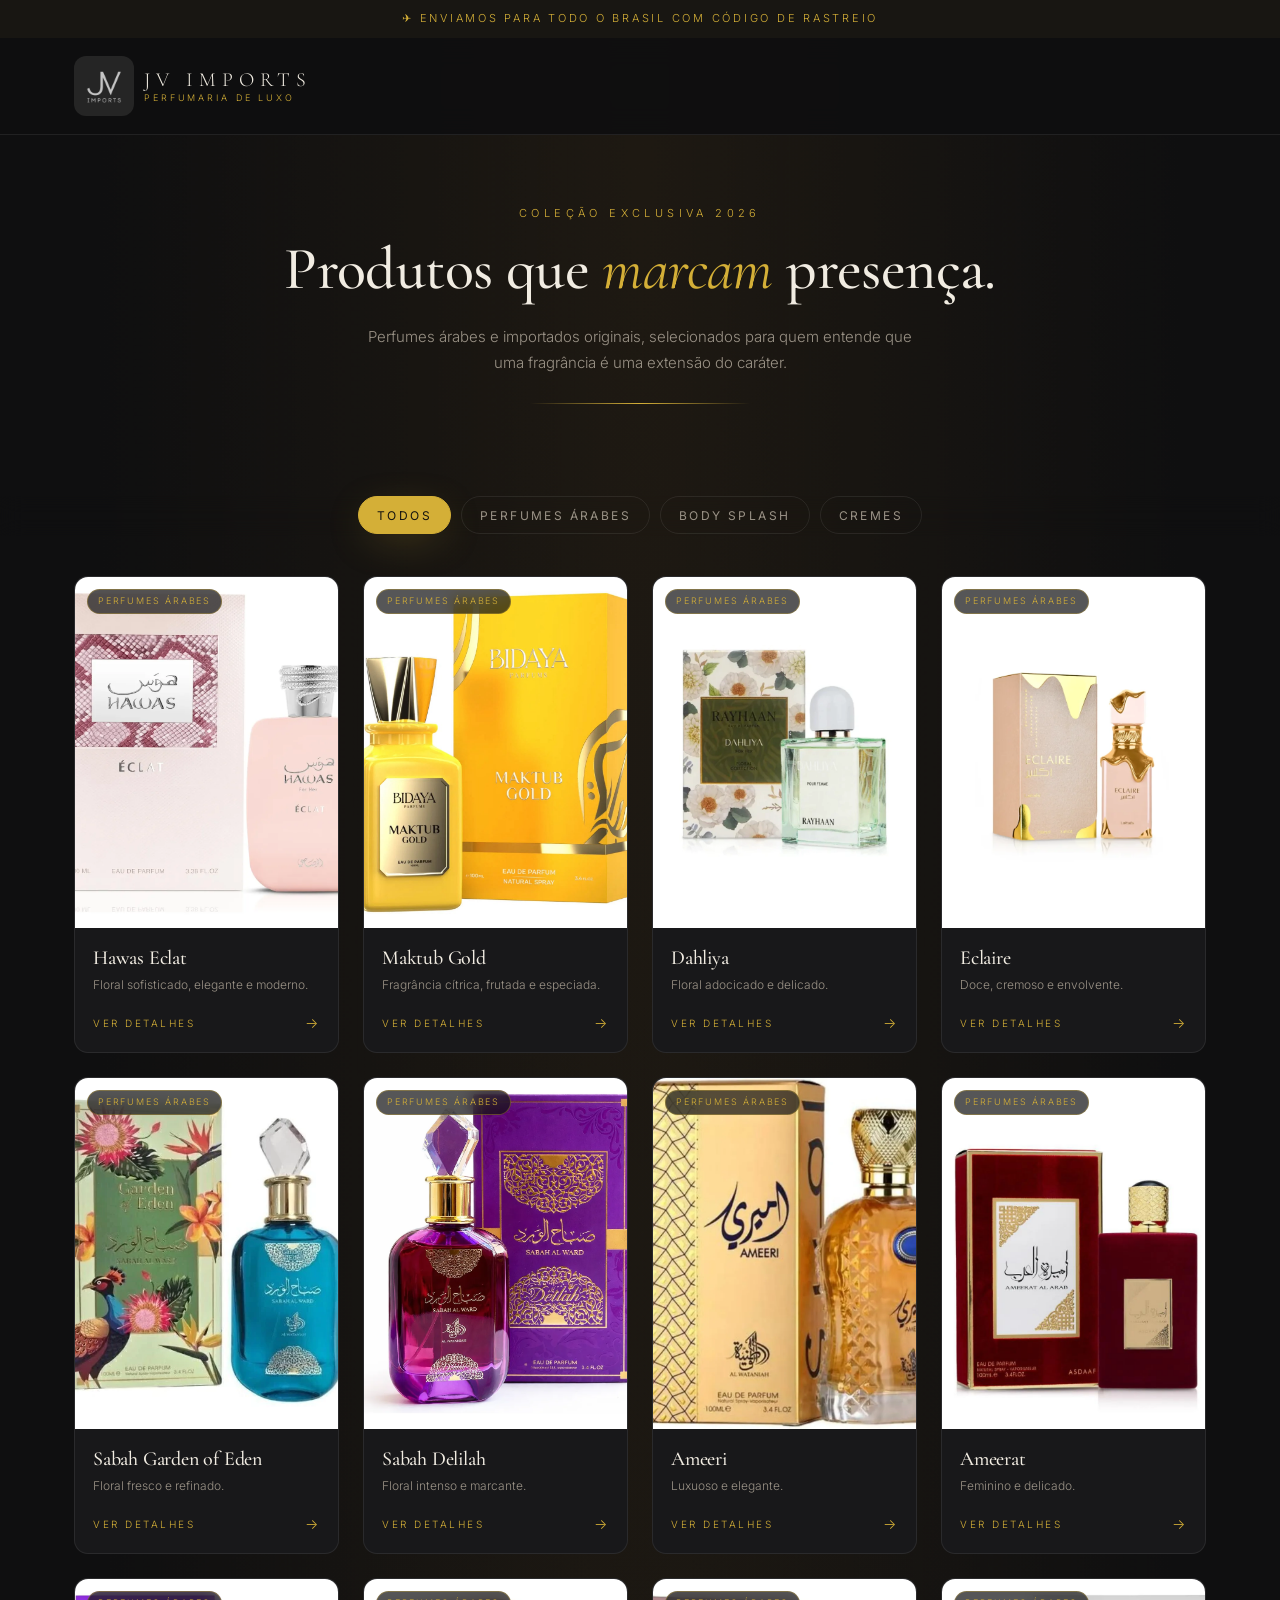
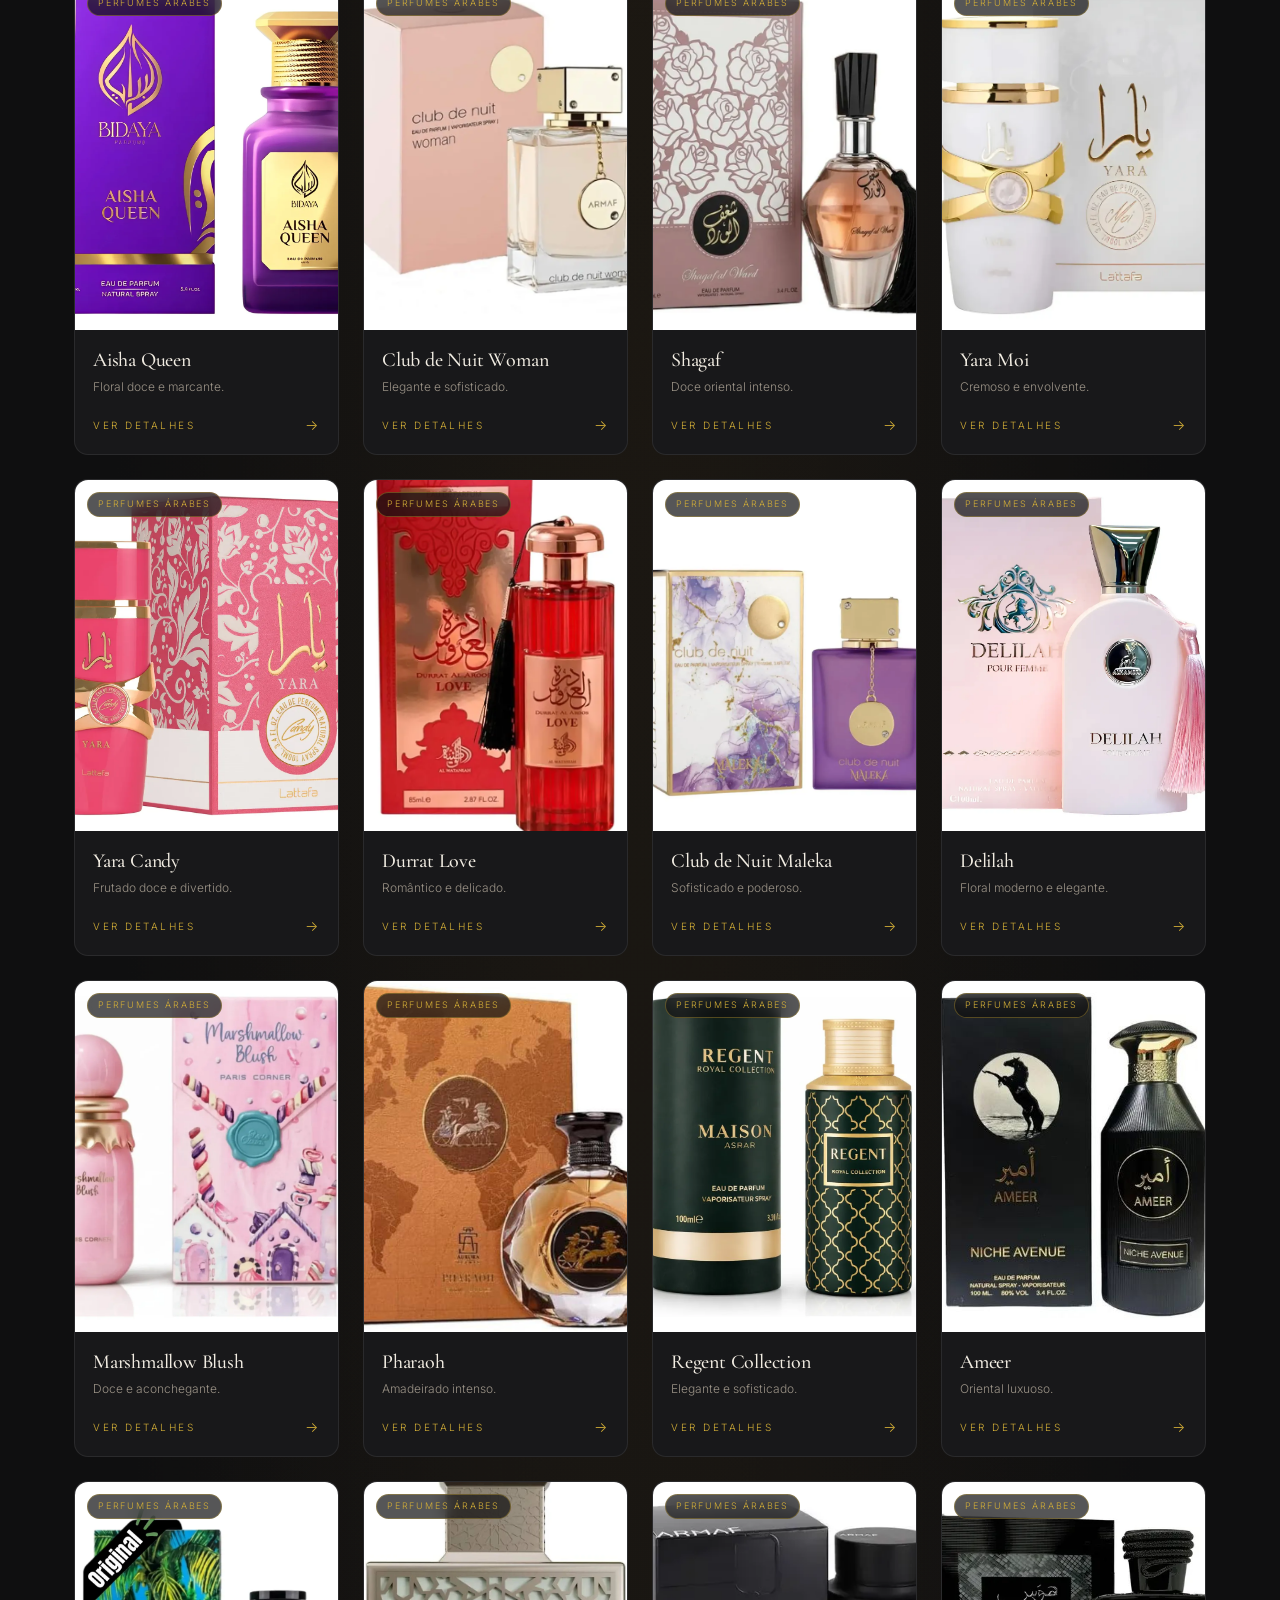
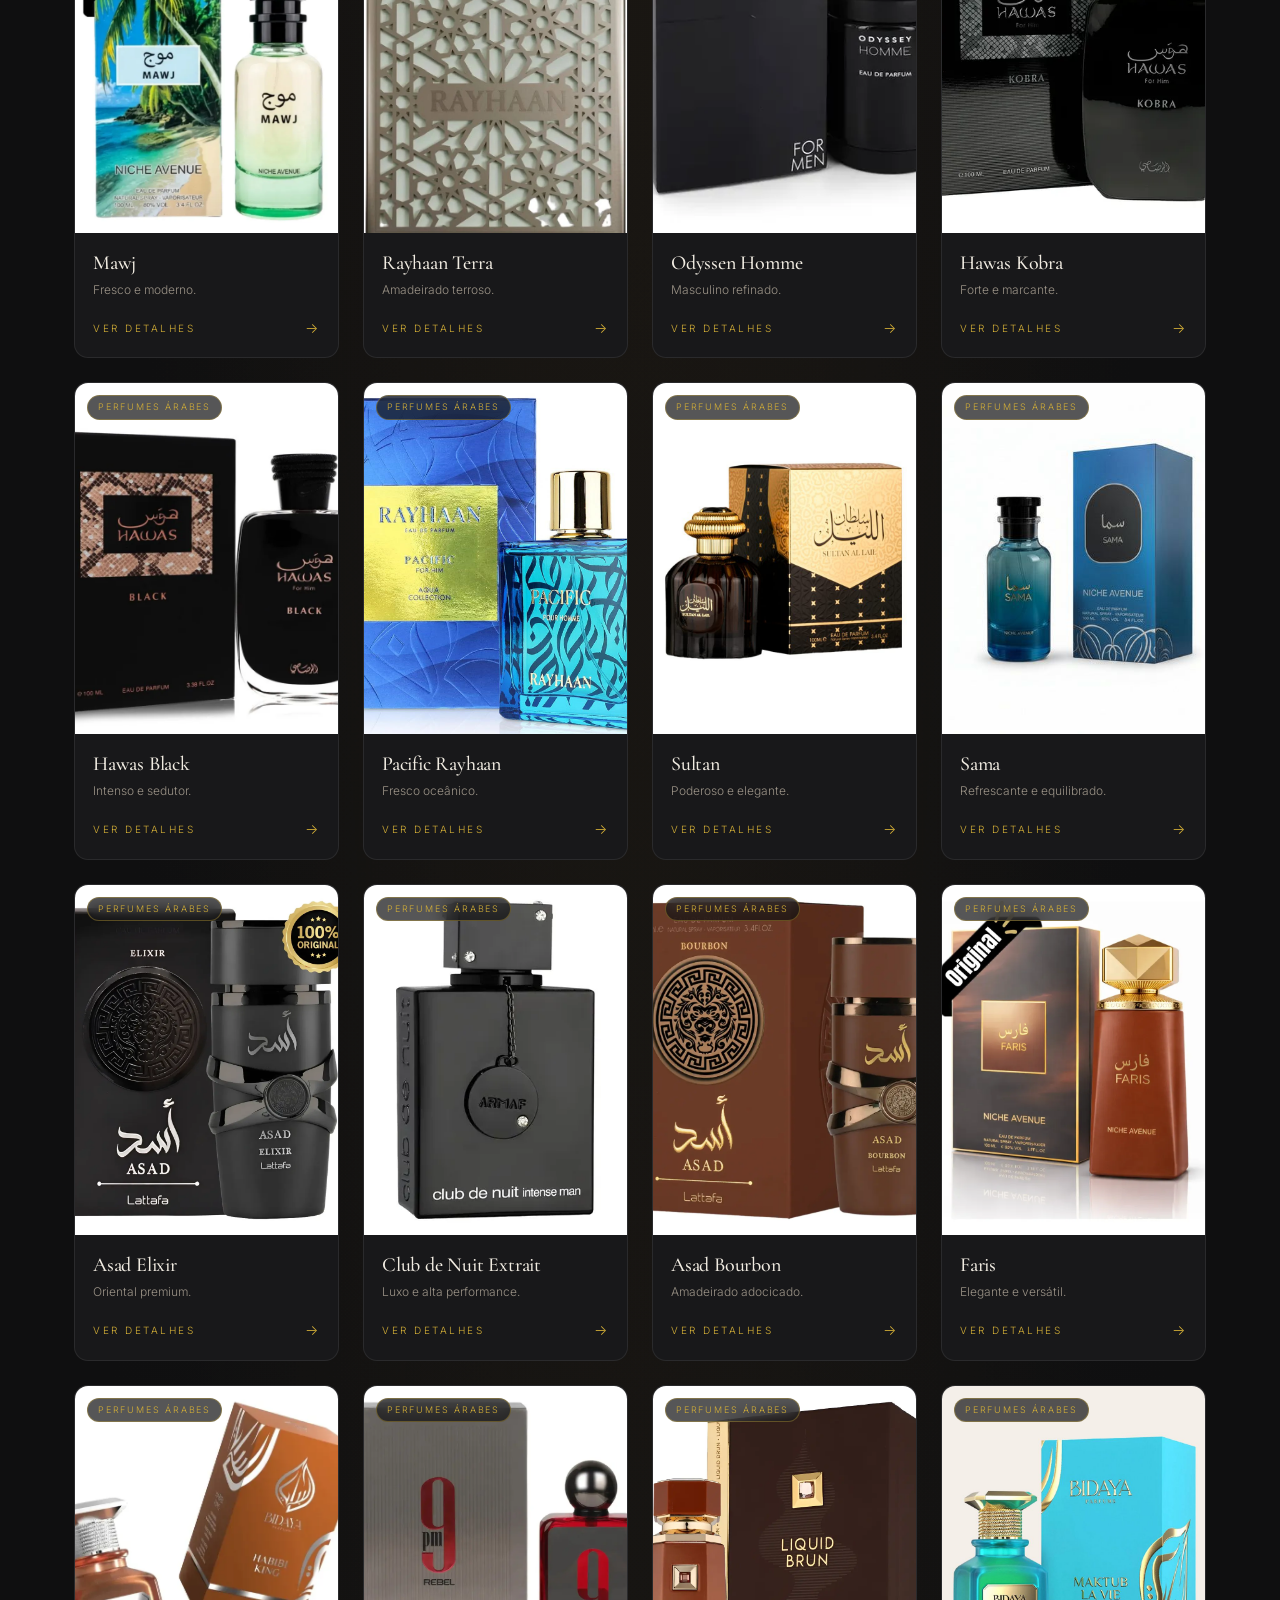
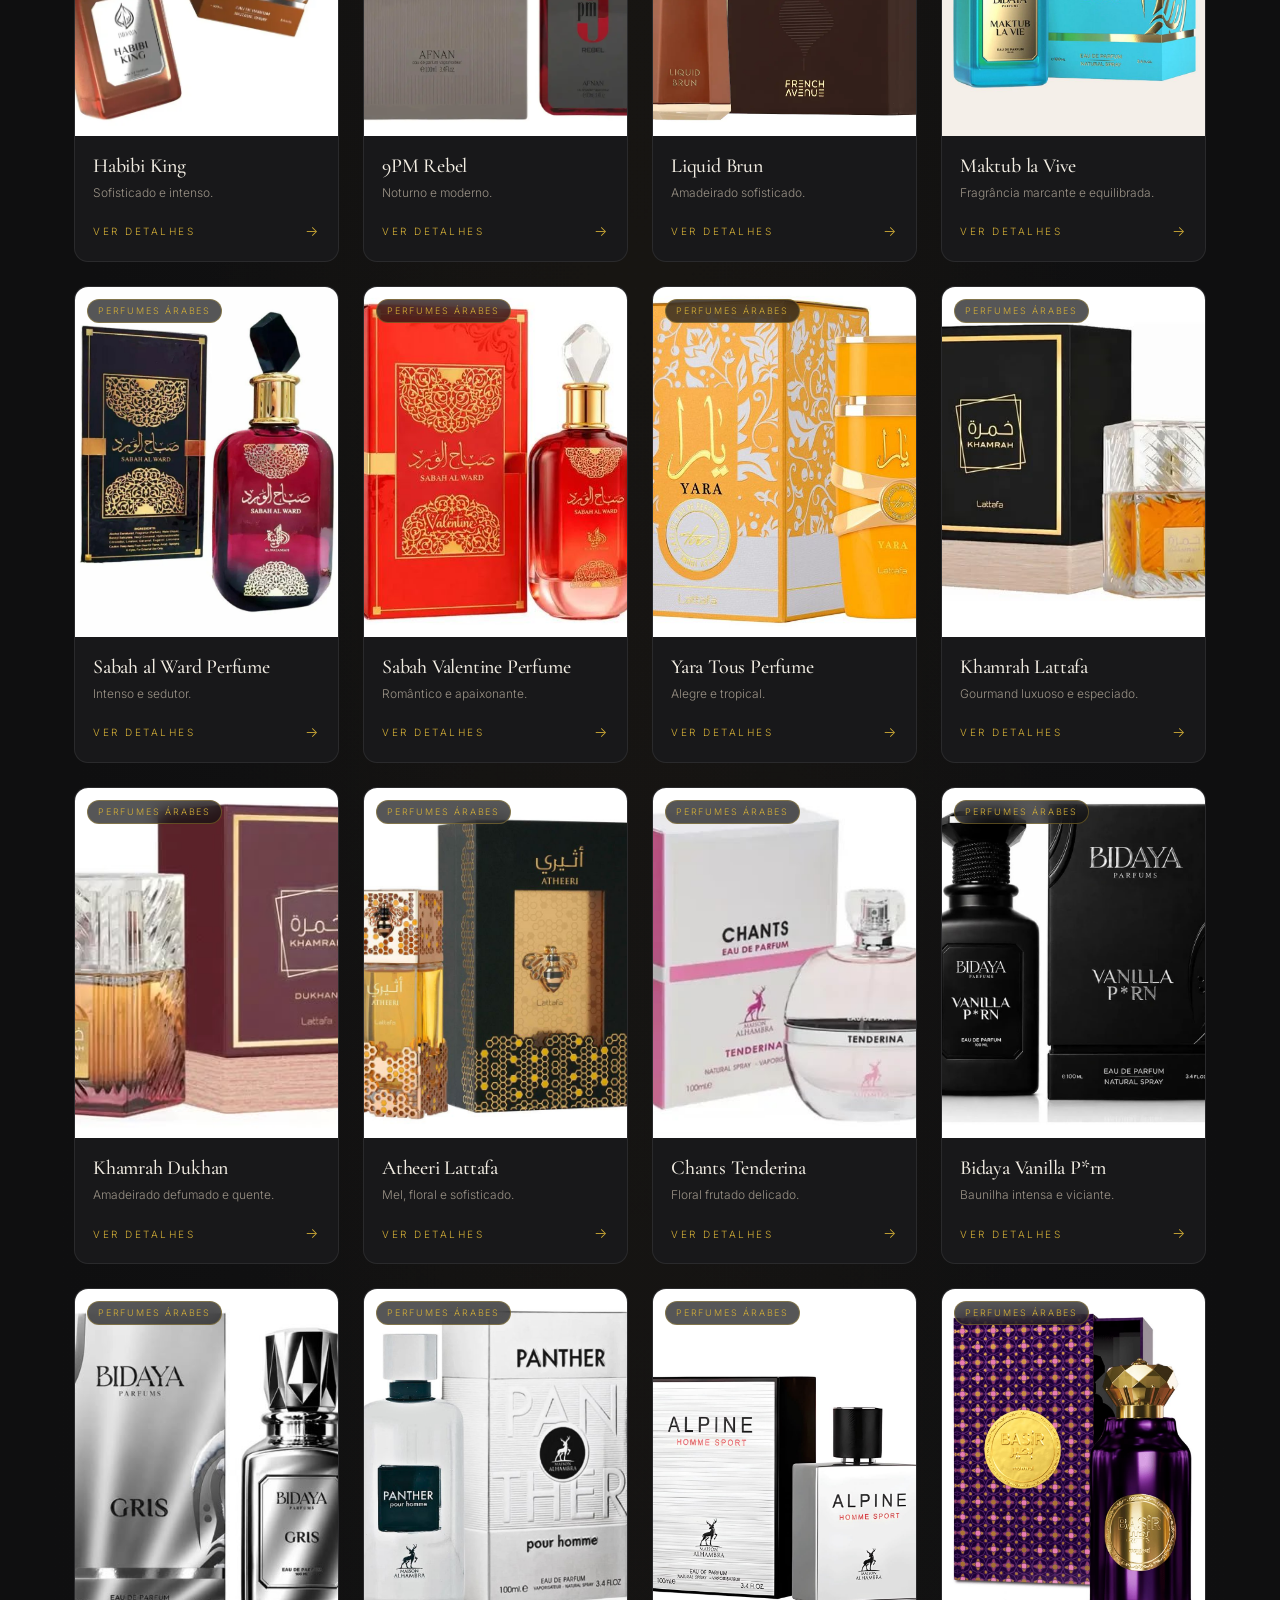
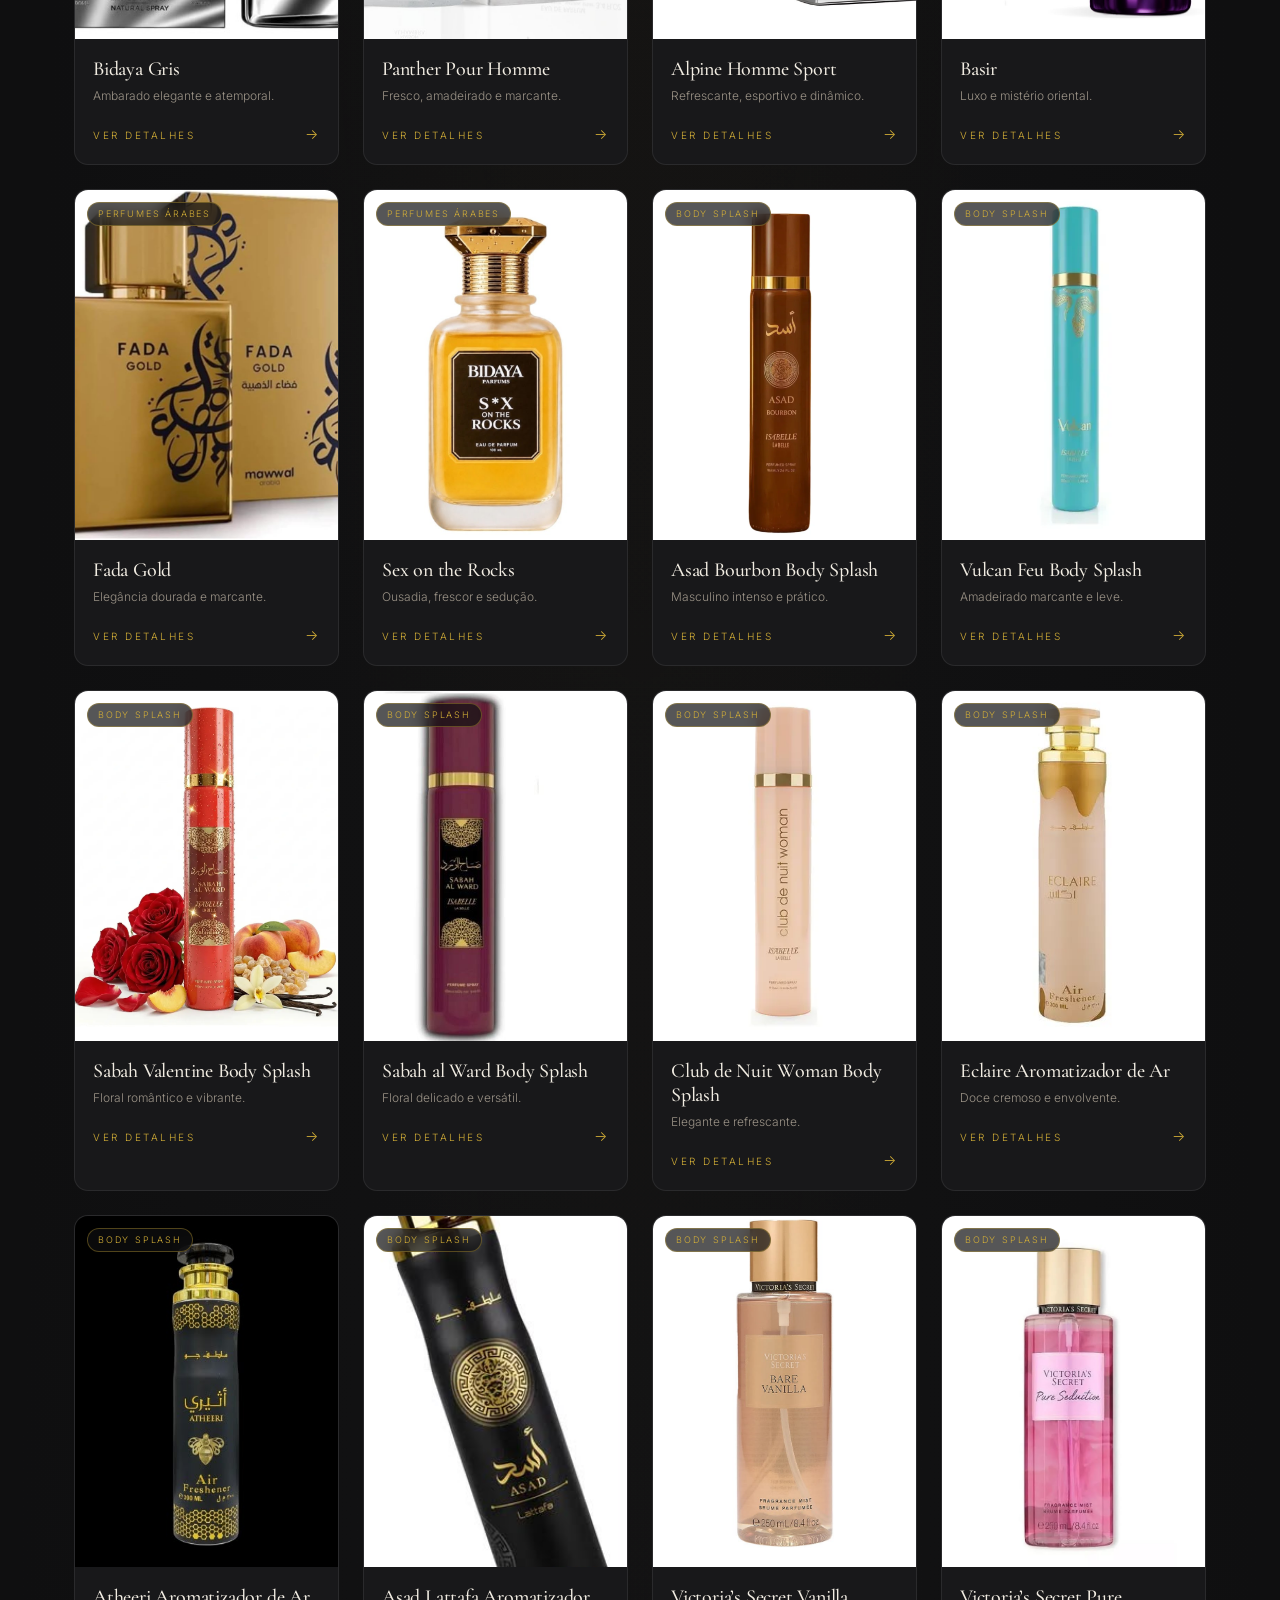
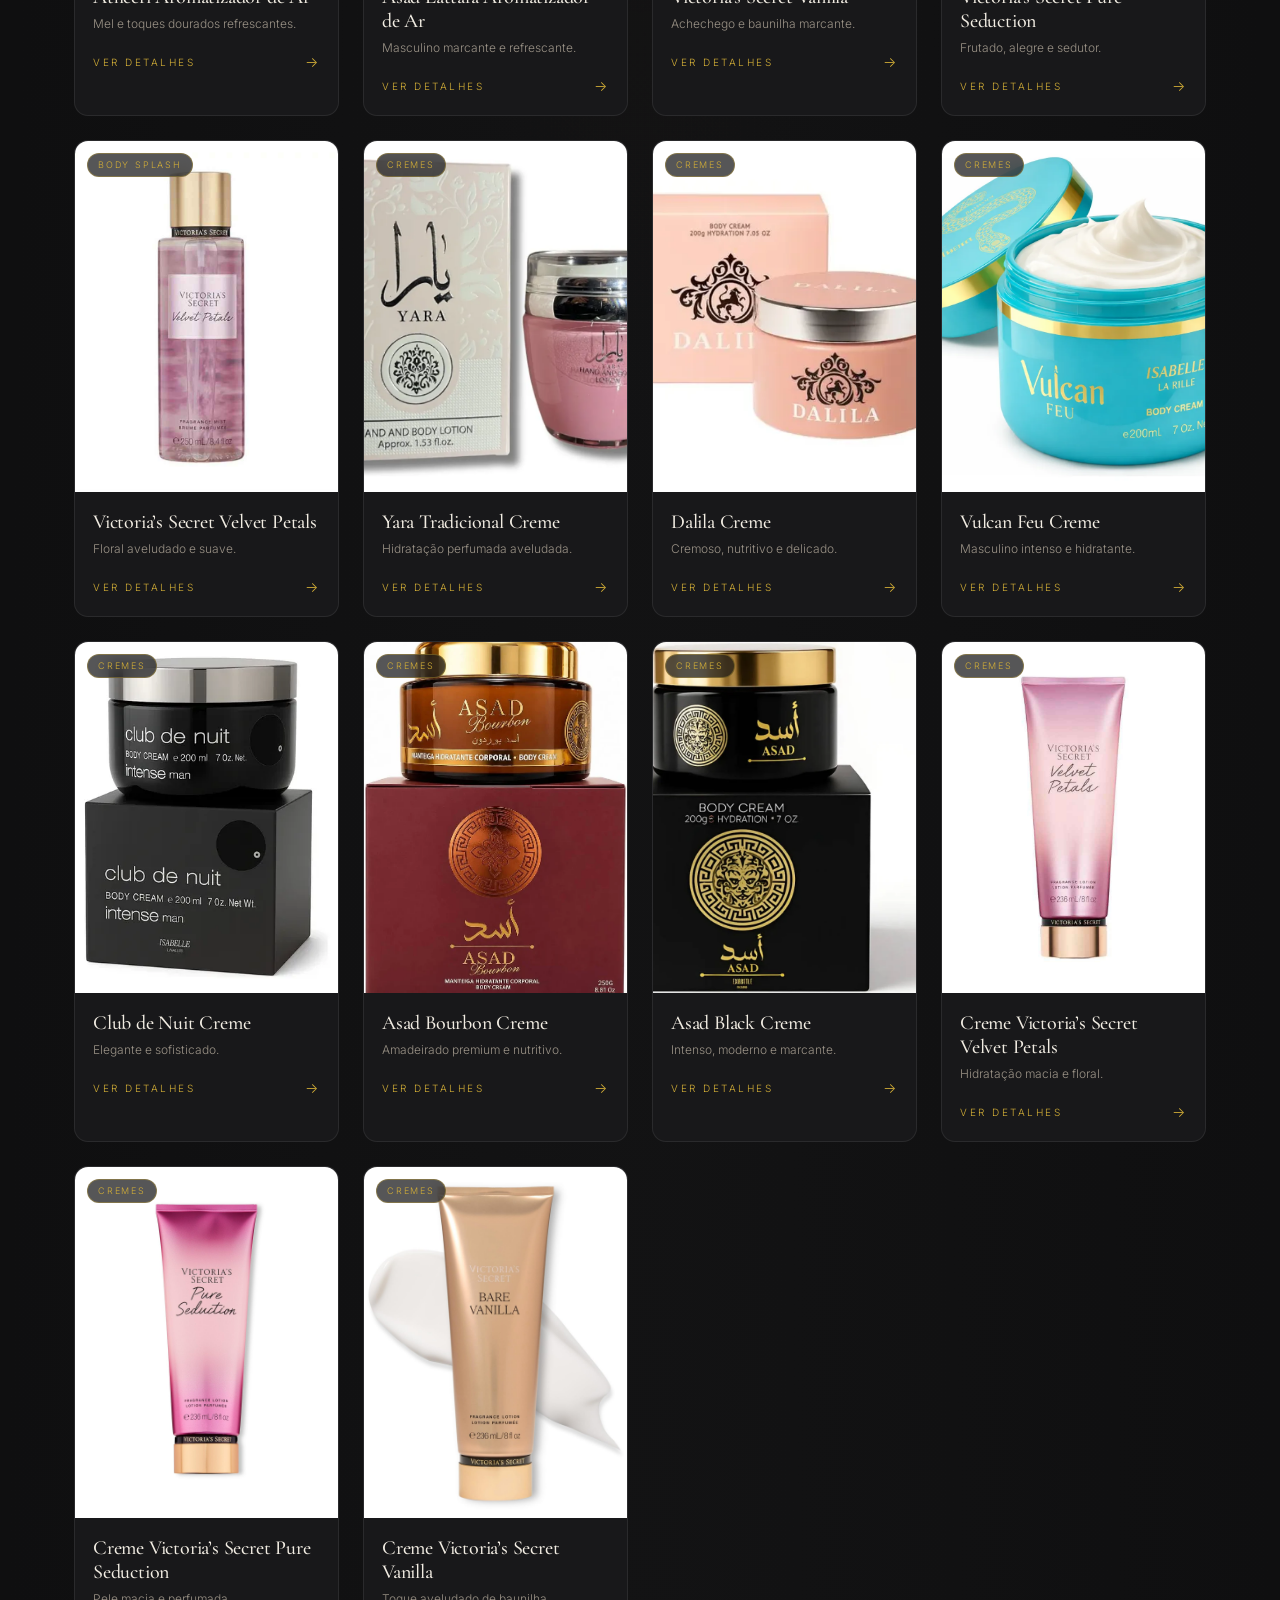
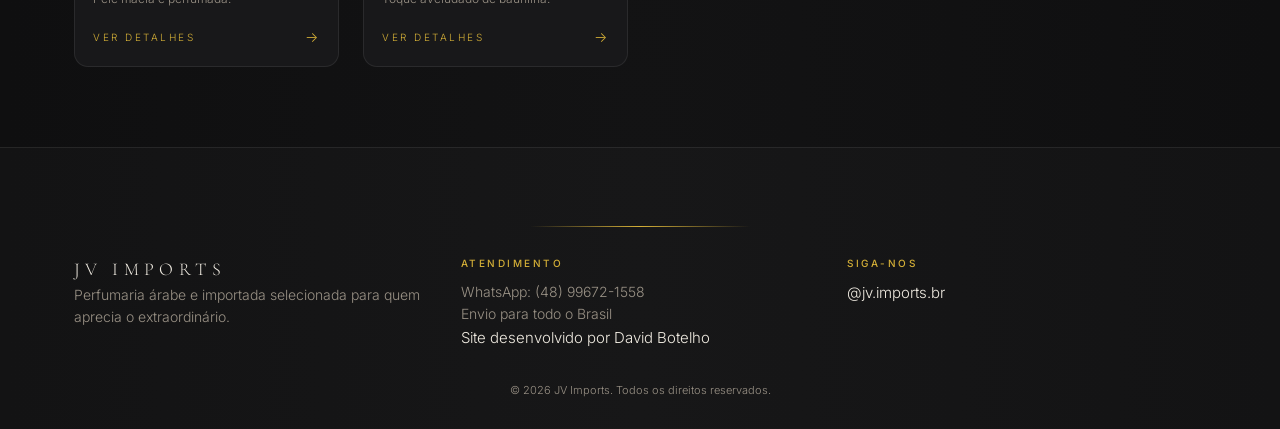
<file: index.html>
<!DOCTYPE html>
<html lang="pt-BR">
<head>
  <meta charset="UTF-8" />
  <meta name="viewport" content="width=device-width, initial-scale=1, viewport-fit=cover" />
  <meta name="theme-color" content="#0f0f10" />
  <meta name="apple-mobile-web-app-capable" content="yes" />
  <meta name="apple-mobile-web-app-status-bar-style" content="black-translucent" />
  <title>JV Imports — Perfumes Árabes e Importados Premium</title>
  <meta name="description" content="Catálogo curado de perfumes árabes, body splash e importados originais. Fixação superior e envio para todo o Brasil." />
  <meta property="og:title" content="JV Imports — Perfumaria de Luxo" />
  <meta property="og:description" content="Perfumes árabes e importados originais. Catálogo exclusivo com envio para todo o Brasil." />
  <meta property="og:type" content="website" />

  <link rel="preconnect" href="https://fonts.googleapis.com" />
  <link rel="preconnect" href="https://fonts.gstatic.com" crossorigin />
  <link href="https://fonts.googleapis.com/css2?family=Cormorant+Garamond:wght@400;500;600;700&family=Inter:wght@300;400;500;600&display=swap" rel="stylesheet" />

  <link rel="stylesheet" href="style.css" />
</head>
<body>

  <div class="topbar">✈️ Enviamos para todo o Brasil com código de rastreio</div>

  <header class="site-header">
    <div class="container header-inner">
      <a href="index.html" class="brand">
        <img src="logo.jpeg" class="brand-logo-img" alt="JV Imports">
        <div class="brand-text">
          <span class="brand-name">JV IMPORTS</span>
          <span class="brand-tag">Perfumaria de Luxo</span>
        </div>
      </a>
    </div>

    <div class="container search-wrap">
      <label class="search">
        <svg viewBox="0 0 24 24" width="16" height="16" fill="none" stroke="currentColor" stroke-width="1.5" aria-hidden="true">
          <circle cx="11" cy="11" r="7"></circle>
          <path d="m20 20-3.5-3.5" stroke-linecap="round"></path>
        </svg>
        <input id="searchInput" type="search" placeholder="Buscar fragrância…" aria-label="Buscar produto" autocomplete="off" />
      </label>
    </div>
  </header>

  <section class="hero container">
    <p class="eyebrow">Coleção Exclusiva 2026</p>
    <h1 class="hero-title">
      Produtos que <em>marcam</em> presença.
    </h1>
    <p class="hero-sub">
      Perfumes árabes e importados originais, selecionados para quem entende
      que uma fragrância é uma extensão do caráter.
    </p>
    <div class="gold-divider"></div>
  </section>

  <section class="filters-wrap">
    <div class="container filters" id="filters">
      <button class="filter-btn active" data-filter="Todos">Todos</button>
      <button class="filter-btn" data-filter="Perfumes Árabes">Perfumes Árabes</button>
      <button class="filter-btn" data-filter="Body Splash">Body Splash</button>
      <button class="filter-btn" data-filter="Cremes">Cremes</button>
    </div>
  </section>

  <main class="container">
    <div id="productGrid" class="grid"></div>
    <p id="emptyState" class="empty" hidden>Nenhuma fragrância encontrada.</p>
  </main>

  <footer class="site-footer">
    <div class="container">
      <div class="gold-divider"></div>
      <div class="footer-grid">
        <div>
          <div class="brand-name footer-brand">JV IMPORTS</div>
          <p class="muted">Perfumaria árabe e importada selecionada para quem aprecia o extraordinário.</p>
        </div>
        <div>
          <h4 class="footer-title">Atendimento</h4>
          <p class="muted">WhatsApp: (48) 99672-1558</p>
          <p class="muted">Envio para todo o Brasil</p>
          <p>Site desenvolvido por <a href="https://www.instagram.com/davidbotelhodev?utm_source=ig_web_button_share_sheet&stkn=ZDNlZDc0MzIxNw==" target="_blank">David Botelho</a></p>
        </div>
        <div>
          <h4 class="footer-title">Siga-nos</h4>
          <a class="footer-link" href="https://www.instagram.com/jv.imports.br" target="_blank" rel="noopener">@jv.imports.br</a>
        </div>
      </div>
      <p class="copy">© <span id="year"></span> JV Imports. Todos os direitos reservados.</p>
    </div>
  </footer>

  <script src="script.js"></script>
</body>
</html>
</file>
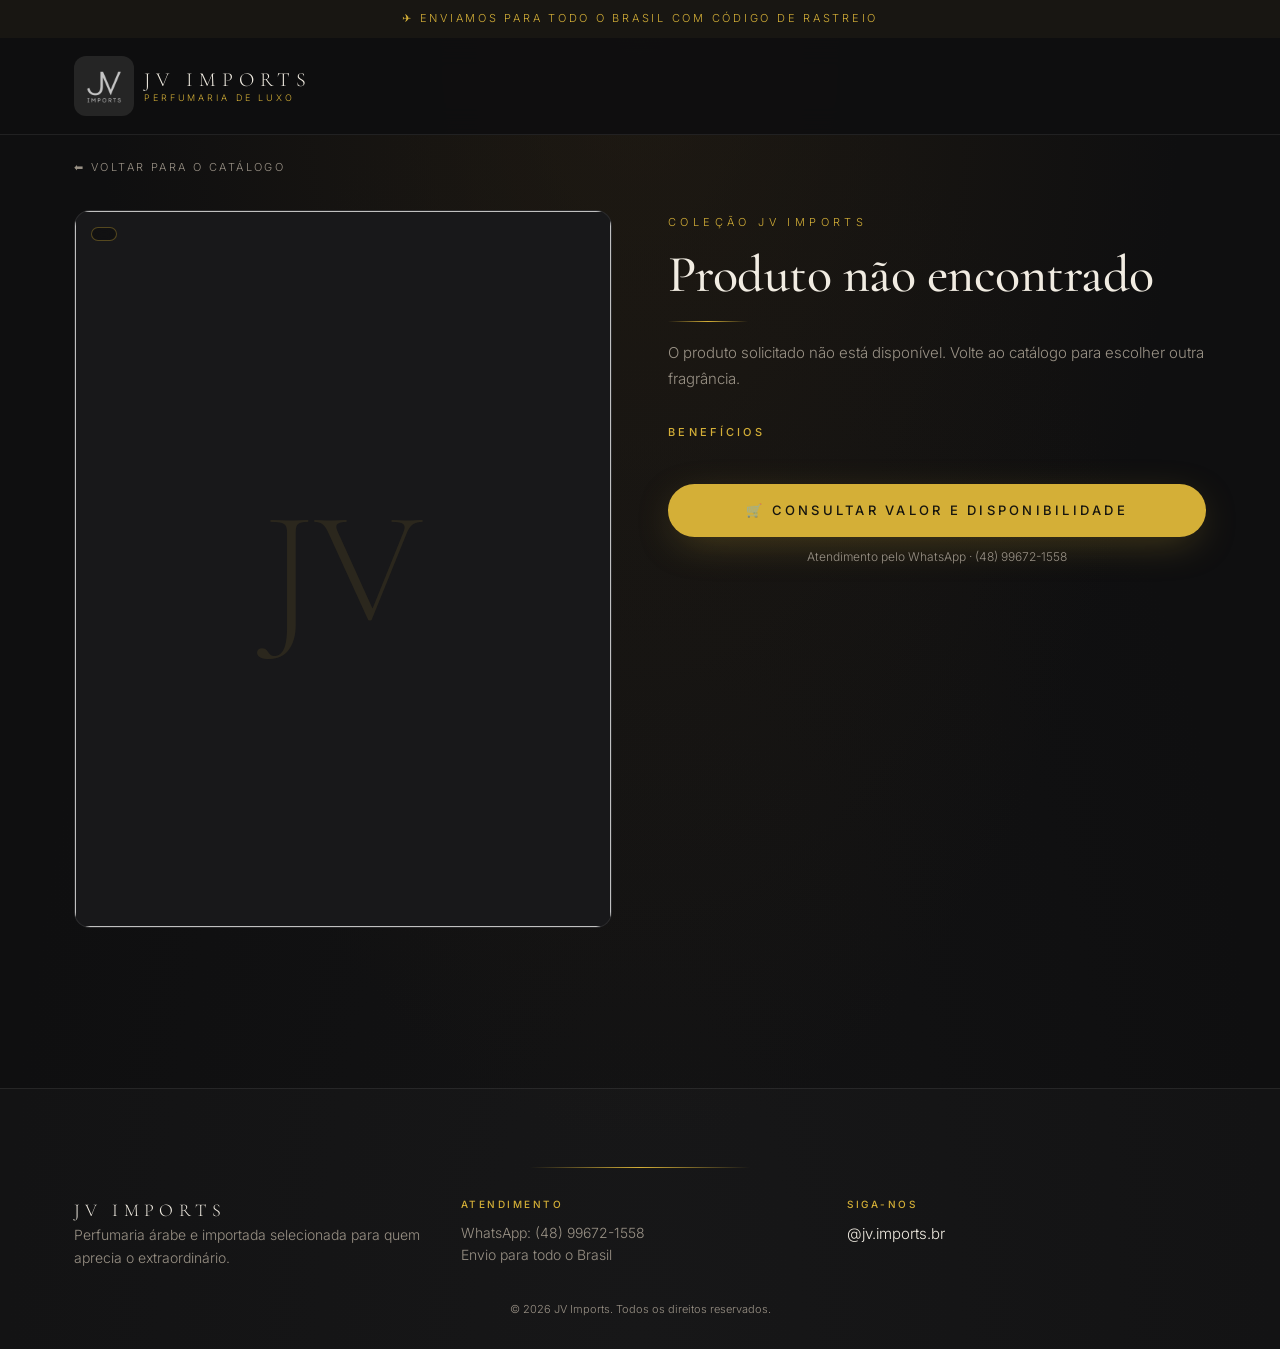
<file: produto.html>
<!DOCTYPE html>
<html lang="pt-BR">
<head>
  <meta charset="UTF-8" />
  <meta name="viewport" content="width=device-width, initial-scale=1, viewport-fit=cover" />
  <meta name="theme-color" content="#0f0f10" />
  <title>Produto — JV Imports</title>
  <meta name="description" content="Detalhes do produto JV Imports — perfumaria árabe e importada premium." />

  <link rel="preconnect" href="https://fonts.googleapis.com" />
  <link rel="preconnect" href="https://fonts.gstatic.com" crossorigin />
  <link href="https://fonts.googleapis.com/css2?family=Cormorant+Garamond:wght@400;500;600;700&family=Inter:wght@300;400;500;600&display=swap" rel="stylesheet" />

  <link rel="stylesheet" href="style.css" />
</head>
<body class="has-mobile-cta">

  <div class="topbar">✈️ Enviamos para todo o Brasil com código de rastreio</div>

  <header class="site-header">
    <div class="container header-inner">
      <a href="index.html" class="brand">
        <img src="logo.jpeg" class="brand-logo-img" alt="JV Imports">
        <div class="brand-text">
          <span class="brand-name">JV IMPORTS</span>
          <span class="brand-tag">Perfumaria de Luxo</span>
        </div>
      </a>
    </div>
  </header>

  <div class="container back-wrap">
    <a href="index.html" class="back-link">⬅ Voltar para o Catálogo</a>
  </div>

  <section class="container product-page">
    <div class="product-media">
      <img id="productImage"  alt="" onerror="this.style.display='none'" />
      <span class="product-badge" id="productBadge"></span>
      <div class="product-watermark">JV</div>
    </div>

    <div class="product-info">
      <p class="eyebrow">Coleção JV Imports</p>
      <h1 id="productName" class="product-title">Carregando…</h1>
      <div class="gold-divider small"></div>

      <p id="productDescription" class="product-desc"></p>

      <h2 class="benefits-title">Benefícios</h2>
      <ul id="benefitsList" class="benefits-list"></ul>

      <a id="whatsappBtn" class="cta-btn desktop-cta" href="#" target="_blank" rel="noopener">
        🛒 Consultar Valor e Disponibilidade
      </a>
      <p class="cta-sub muted">Atendimento pelo WhatsApp · (48) 99672-1558</p>
    </div>
  </section>

  <div class="mobile-cta-bar">
    <a id="whatsappBtnMobile" class="cta-btn" href="#" target="_blank" rel="noopener">
      🛒 Consultar Valor e Disponibilidade
    </a>
  </div>

  <footer class="site-footer">
    <div class="container">
      <div class="gold-divider"></div>
      <div class="footer-grid">
        <div>
          <div class="brand-name footer-brand">JV IMPORTS</div>
          <p class="muted">Perfumaria árabe e importada selecionada para quem aprecia o extraordinário.</p>
        </div>
        <div>
          <h4 class="footer-title">Atendimento</h4>
          <p class="muted">WhatsApp: (48) 99672-1558</p>
          <p class="muted">Envio para todo o Brasil</p>
        </div>
        <div>
          <h4 class="footer-title">Siga-nos</h4>
          <a class="footer-link" href="https://www.instagram.com/jv.imports.br" target="_blank" rel="noopener">@jv.imports.br</a>
        </div>
      </div>
      <p class="copy">© <span id="year"></span> JV Imports. Todos os direitos reservados.</p>
    </div>
  </footer>

  <script src="script.js"></script>
</body>
</html>
</file>
<file: style.css>
/* =========================================================
   JV IMPORTS — Style Global (Mobile-First)
   Paleta de luxo: charcoal matte + dourado champanhe + ivory
   Tipografia: Cormorant Garamond (display) + Inter (sans)
   ========================================================= */

:root {
  --bg:            #0f0f10;
  --surface:       #18181a;
  --surface-2:     #1f1f22;
  --border:        rgba(255, 255, 255, 0.08);
  --text:          #f1ece2;
  --muted:         #9a9286;
  --gold:          #d4af37;
  --gold-soft:     #b8932f;
  --gold-glow:     rgba(212, 175, 55, 0.35);
  --radius:        14px;
  --shadow-luxe:   0 30px 60px -30px rgba(0, 0, 0, 0.8),
                   0 0 0 1px rgba(255, 255, 255, 0.04);
  --shadow-gold:   0 10px 40px -10px var(--gold-glow);
  --font-display:  "Cormorant Garamond", Georgia, serif;
  --font-sans:     "Inter", system-ui, -apple-system, sans-serif;
  --safe-bottom:   env(safe-area-inset-bottom, 0px);
}

/* Reset */
*, *::before, *::after { box-sizing: border-box; }
* { margin: 0; padding: 0; }

html {
  background: var(--bg);
  -webkit-text-size-adjust: 100%;
  text-size-adjust: 100%;
  scroll-behavior: smooth;
}
body {
  background: var(--bg);
  color: var(--text);
  font-family: var(--font-sans);
  font-weight: 300;
  font-size: 15px;
  line-height: 1.6;
  -webkit-font-smoothing: antialiased;
  text-rendering: optimizeLegibility;
  overflow-x: hidden;
  background-image:
    radial-gradient(ellipse at top, rgba(45, 35, 20, 0.5), transparent 60%),
    radial-gradient(ellipse at bottom, #131314, transparent 70%);
  min-height: 100vh;
}
body.has-mobile-cta { padding-bottom: calc(80px + var(--safe-bottom)); }
@media (min-width: 720px) { body.has-mobile-cta { padding-bottom: 0; } }

img { max-width: 100%; display: block; }
a   { color: inherit; text-decoration: none; -webkit-tap-highlight-color: transparent; }
button {
  font-family: inherit;
  cursor: pointer;
  -webkit-tap-highlight-color: transparent;
}
input { font-family: inherit; }

h1, h2, h3, h4 {
  font-family: var(--font-display);
  font-weight: 500;
  letter-spacing: -0.01em;
  color: var(--text);
}

.container {
  width: 100%;
  max-width: 1180px;
  margin-inline: auto;
  padding-inline: 16px;
}
@media (min-width: 720px) { .container { padding-inline: 24px; } }

.muted { color: var(--muted); font-size: 14px; }

.gold-divider {
  height: 1px;
  background: linear-gradient(to right, transparent, var(--gold) 50%, transparent);
  margin: 28px auto;
  max-width: 220px;
}
.gold-divider.small { max-width: 80px; margin: 18px 0; }

/* =========== TOPBAR =========== */
.topbar {
  background: #181612;
  color: var(--gold);
  text-align: center;
  font-size: 10px;
  letter-spacing: 0.2em;
  text-transform: uppercase;
  padding: 9px 12px;
}
@media (min-width: 720px) {
  .topbar { font-size: 11px; letter-spacing: 0.25em; padding: 10px 16px; }
}

/* =========== HEADER =========== */
.site-header {
  position: sticky;
  top: 0;
  z-index: 40;
  background: rgba(15, 15, 16, 0.92);
  backdrop-filter: blur(14px);
  -webkit-backdrop-filter: blur(14px);
  border-bottom: 1px solid var(--border);
}
.header-inner {
  display: flex;
  align-items: center;
  gap: 16px;
  padding-block: 14px;
}
.brand {
  display: flex;
  align-items: center;
  gap: 10px;
  flex-shrink: 0;
}
.brand-logo {
  width: 38px;
  height: 38px;
  border-radius: 50%;
  background: #1a1a1a;
  display: grid;
  place-items: center;
  font-family: var(--font-display);
  color: var(--gold);
  font-size: 16px;
  letter-spacing: 0.05em;
  border: 1px solid var(--gold-glow);
}
.brand-text { display: flex; flex-direction: column; line-height: 1.1; min-width: 0; }
.brand-name {
  font-family: var(--font-display);
  font-size: 17px;
  letter-spacing: 0.28em;
  white-space: nowrap;
}
.brand-tag {
  font-size: 8px;
  letter-spacing: 0.32em;
  text-transform: uppercase;
  color: var(--gold);
  margin-top: 2px;
}
@media (min-width: 720px) {
  .header-inner { padding-block: 18px; gap: 24px; }
  .brand-logo { width: 42px; height: 42px; font-size: 18px; }
  .brand-name { font-size: 20px; letter-spacing: 0.3em; }
  .brand-tag { font-size: 9px; }
}

/* Search */
.search-wrap { padding-bottom: 14px; }
@media (min-width: 720px) {
  .search-wrap {
    padding: 0 24px 0 0;
    position: absolute;
    right: 0; top: 50%;
    transform: translateY(-50%);
    width: min(360px, 40%);
  }
  .site-header > .container.search-wrap { display: none; } /* desktop search via header-inner version */
}
.search {
  display: flex;
  align-items: center;
  gap: 10px;
  width: 100%;
  padding: 11px 16px;
  border: 1px solid var(--border);
  border-radius: 999px;
  background: rgba(255, 255, 255, 0.03);
  color: var(--muted);
  transition: border-color 0.25s;
}
.search:focus-within { border-color: var(--gold-glow); color: var(--gold); }
.search input {
  background: transparent;
  border: 0;
  outline: 0;
  width: 100%;
  font-size: 16px; /* >=16px previne zoom no iOS */
  color: var(--text);
}
.search input::placeholder { color: var(--muted); }

/* =========== HERO =========== */
.hero {
  text-align: center;
  padding: 40px 16px 24px;
}
@media (min-width: 720px) { .hero { padding: 70px 24px 40px; } }
.eyebrow {
  font-size: 10px;
  letter-spacing: 0.35em;
  text-transform: uppercase;
  color: var(--gold);
  margin-bottom: 14px;
}
.hero-title {
  font-size: clamp(28px, 8.5vw, 60px);
  line-height: 1.1;
  letter-spacing: -0.01em;
}
.hero-title em {
  font-style: italic;
  color: var(--gold);
  font-weight: 400;
}
.hero-sub {
  max-width: 560px;
  margin: 18px auto 0;
  color: var(--muted);
  font-size: 14px;
  line-height: 1.7;
  padding-inline: 4px;
}
@media (min-width: 720px) {
  .eyebrow { font-size: 11px; letter-spacing: 0.4em; }
  .hero-sub { font-size: 15px; margin-top: 22px; }
}

/* =========== FILTROS (scroll horizontal no mobile) =========== */
.filters-wrap {
  position: sticky;
  top: 56px; /* abaixo da topbar+header no mobile */
  z-index: 30;
  background: rgba(15, 15, 16, 0.9);
  backdrop-filter: blur(12px);
  border-bottom: 1px solid var(--border);
  padding-block: 12px;
}
@media (min-width: 720px) { .filters-wrap { position: static; background: transparent; border: 0; padding-block: 0; margin-bottom: 16px; } }

.filters {
  display: flex;
  gap: 8px;
  overflow-x: auto;
  -webkit-overflow-scrolling: touch;
  scrollbar-width: none;
  padding-bottom: 2px;
  scroll-snap-type: x mandatory;
}
.filters::-webkit-scrollbar { display: none; }
@media (min-width: 720px) {
  .filters {
    flex-wrap: wrap;
    justify-content: center;
    gap: 10px;
    overflow: visible;
    margin: 24px auto 40px;
  }
}

.filter-btn {
  flex-shrink: 0;
  scroll-snap-align: start;
  background: transparent;
  border: 1px solid var(--border);
  color: var(--muted);
  padding: 10px 16px;
  border-radius: 999px;
  font-size: 11px;
  letter-spacing: 0.18em;
  text-transform: uppercase;
  white-space: nowrap;
  transition: all 0.25s ease;
  min-height: 38px;
}
@media (min-width: 720px) {
  .filter-btn { font-size: 12px; padding: 10px 18px; letter-spacing: 0.2em; }
}
.filter-btn:hover { color: var(--text); border-color: var(--gold-glow); }
.filter-btn.active {
  background: var(--gold);
  color: #15140f;
  border-color: var(--gold);
  box-shadow: var(--shadow-gold);
}

/* =========== GRID DE PRODUTOS =========== */
.grid {
  display: grid;
  grid-template-columns: repeat(2, 1fr);
  gap: 12px;
  margin-top: 20px;
}
@media (min-width: 640px) { .grid { grid-template-columns: repeat(3, 1fr); gap: 20px; margin-top: 24px; } }
@media (min-width: 1024px){ .grid { grid-template-columns: repeat(4, 1fr); gap: 24px; } }

.card {
  display: block;
  border: 1px solid var(--border);
  background: var(--surface);
  border-radius: var(--radius);
  overflow: hidden;
  transition: all 0.4s ease;
  color: inherit;
}
@media (hover: hover) {
  .card:hover {
    border-color: var(--gold-glow);
    transform: translateY(-4px);
    box-shadow: var(--shadow-luxe);
  }
}
.card:active { transform: scale(0.98); }

.card-media {
  position: relative;
  aspect-ratio: 3 / 4;
  background: var(--surface-2);
  overflow: hidden;
  display: grid;
  place-items: center;
}
.card-media img {
  position: absolute; inset: 0;
  width: 100%; height: 100%;
  object-fit: cover;
  transition: transform 1.2s ease;
}
@media (hover: hover) { .card:hover .card-media img { transform: scale(1.06); } }

.card-watermark {
  font-family: var(--font-display);
  font-size: clamp(40px, 14vw, 72px);
  color: rgba(212, 175, 55, 0.18);
  transition: color 0.4s;
  pointer-events: none;
}
.card-badge {
  position: absolute;
  top: 8px; left: 8px;
  font-size: 8px;
  letter-spacing: 0.18em;
  text-transform: uppercase;
  color: var(--gold);
  background: rgba(15,15,16,0.7);
  border: 1px solid var(--gold-glow);
  padding: 4px 8px;
  border-radius: 999px;
  backdrop-filter: blur(8px);
  max-width: calc(100% - 16px);
  white-space: nowrap;
  overflow: hidden;
  text-overflow: ellipsis;
}
@media (min-width: 720px) {
  .card-badge { top: 12px; left: 12px; font-size: 9px; letter-spacing: 0.2em; padding: 4px 10px; }
}

.card-body { padding: 14px; }
@media (min-width: 720px) { .card-body { padding: 18px; } }

.card-title {
  font-family: var(--font-display);
  font-size: 17px;
  color: var(--text);
  transition: color 0.3s;
  line-height: 1.2;
}
@media (min-width: 720px) { .card-title { font-size: 20px; } }
@media (hover: hover) { .card:hover .card-title { color: var(--gold); } }

.card-desc {
  margin-top: 4px;
  font-size: 11px;
  color: var(--muted);
  display: -webkit-box;
  -webkit-line-clamp: 2;
  -webkit-box-orient: vertical;
  overflow: hidden;
  line-height: 1.5;
}
@media (min-width: 720px) { .card-desc { font-size: 12px; margin-top: 6px; } }

.card-action {
  margin-top: 14px;
  display: flex; align-items: center; justify-content: space-between;
  font-size: 9px;
  letter-spacing: 0.22em;
  text-transform: uppercase;
  color: var(--gold);
}
@media (min-width: 720px) {
  .card-action { margin-top: 18px; font-size: 10px; letter-spacing: 0.25em; }
}
.card-action .arrow { transition: transform 0.3s; font-size: 14px; }
@media (hover: hover) { .card:hover .card-action .arrow { transform: translateX(4px); } }

.empty {
  text-align: center;
  color: var(--muted);
  padding: 60px 0;
}

/* =========== PÁGINA DO PRODUTO =========== */
.back-wrap { padding-top: 18px; }
.back-link {
  display: inline-flex; align-items: center; gap: 8px;
  font-size: 11px;
  letter-spacing: 0.22em;
  text-transform: uppercase;
  color: var(--muted);
  padding: 6px 0;
  transition: color 0.25s;
}
.back-link:hover, .back-link:active { color: var(--gold); }

.product-page {
  display: grid;
  gap: 28px;
  padding-top: 20px;
  padding-bottom: 40px;
}
@media (min-width: 960px) {
  .product-page {
    grid-template-columns: 1fr 1fr;
    gap: 56px;
    align-items: start;
    padding-top: 28px;
    padding-bottom: 80px;
  }
}

.product-media {
  position: relative;
  aspect-ratio: 3 / 4;
  border: 1px solid var(--border);
  border-radius: 16px;
  background: var(--surface);
  overflow: hidden;
  display: grid;
  place-items: center;
}
.product-media img {
  position: absolute; inset: 0;
  width: 100%; height: 100%;
  object-fit: cover;
  transition: transform 1.4s ease;
}
@media (hover: hover) { .product-media:hover img { transform: scale(1.1); } }

.product-watermark {
  font-family: var(--font-display);
  font-size: clamp(80px, 30vw, 160px);
  color: rgba(212,175,55,0.1);
  pointer-events: none;
}
.product-badge {
  position: absolute; top: 12px; left: 12px;
  font-size: 9px; letter-spacing: 0.22em; text-transform: uppercase;
  color: var(--gold);
  background: rgba(15,15,16,0.7);
  border: 1px solid var(--gold-glow);
  padding: 6px 10px; border-radius: 999px;
  backdrop-filter: blur(8px);
}
@media (min-width: 720px) {
  .product-badge { top: 16px; left: 16px; font-size: 10px; letter-spacing: 0.25em; padding: 6px 12px; }
}

.product-info { padding-top: 4px; }
.product-title {
  font-size: clamp(28px, 7.5vw, 52px);
  line-height: 1.1;
}
.product-desc {
  margin-top: 14px;
  color: var(--muted);
  font-size: 14px;
  line-height: 1.75;
}
@media (min-width: 720px) {
  .product-desc { margin-top: 18px; font-size: 15px; }
}

.benefits-title {
  margin-top: 28px;
  font-family: var(--font-sans);
  font-size: 10px;
  letter-spacing: 0.28em;
  text-transform: uppercase;
  color: var(--gold);
  margin-bottom: 12px;
}
@media (min-width: 720px) {
  .benefits-title { margin-top: 32px; font-size: 11px; letter-spacing: 0.3em; margin-bottom: 14px; }
}

.benefits-list {
  list-style: none;
  display: grid;
  grid-template-columns: 1fr 1fr;
  gap: 8px;
}
.benefits-list li {
  display: flex; align-items: center; gap: 8px;
  border: 1px solid var(--border);
  background: rgba(255,255,255,0.02);
  padding: 10px 12px;
  border-radius: 10px;
  font-size: 12px;
  color: var(--text);
  line-height: 1.3;
}
@media (min-width: 720px) {
  .benefits-list { gap: 10px; }
  .benefits-list li { font-size: 13px; padding: 10px 12px; }
}
.benefits-list li::before {
  content: "✦";
  color: var(--gold);
  flex-shrink: 0;
}

/* CTA */
.cta-btn {
  display: inline-flex;
  align-items: center; justify-content: center;
  gap: 10px;
  width: 100%;
  background: var(--gold);
  color: #15140f;
  font-weight: 500;
  font-size: 12px;
  letter-spacing: 0.22em;
  text-transform: uppercase;
  padding: 16px 20px;
  border-radius: 999px;
  box-shadow: var(--shadow-gold);
  transition: filter 0.25s, transform 0.15s;
  min-height: 52px;
  text-align: center;
}
@media (min-width: 720px) {
  .cta-btn { font-size: 13px; letter-spacing: 0.25em; padding: 16px 24px; }
}
.cta-btn:hover { filter: brightness(1.08); }
.cta-btn:active { transform: scale(0.98); }
.desktop-cta { margin-top: 28px; }
.cta-sub { text-align: center; margin-top: 10px; font-size: 12px; }

/* CTA fixo mobile */
.mobile-cta-bar {
  position: fixed;
  left: 0; right: 0;
  bottom: 0;
  background: rgba(15,15,16,0.96);
  backdrop-filter: blur(16px);
  border-top: 1px solid var(--border);
  padding: 12px 16px calc(12px + var(--safe-bottom));
  z-index: 50;
}
@media (min-width: 720px) {
  .mobile-cta-bar { display: none; }
}
@media (max-width: 719px) {
  .desktop-cta, .cta-sub { display: none; }
}

/* =========== FOOTER =========== */
.site-footer {
  margin-top: 60px;
  border-top: 1px solid var(--border);
  background: rgba(255,255,255,0.015);
  padding: 40px 0 24px;
}
@media (min-width: 720px) { .site-footer { margin-top: 80px; padding: 50px 0 30px; } }

.footer-grid {
  display: grid;
  gap: 24px;
}
@media (min-width: 720px) {
  .footer-grid { grid-template-columns: repeat(3, 1fr); gap: 28px; }
}
.footer-brand { font-size: 16px; letter-spacing: 0.28em; }
@media (min-width: 720px) { .footer-brand { font-size: 18px; letter-spacing: 0.3em; } }
.footer-title {
  font-family: var(--font-sans);
  font-size: 10px;
  letter-spacing: 0.25em;
  text-transform: uppercase;
  color: var(--gold);
  margin-bottom: 10px;
}
.footer-link { color: var(--text); transition: color 0.25s; }
.footer-link:hover { color: var(--gold); }
.copy {
  text-align: center;
  margin-top: 32px;
  font-size: 11px;
  color: var(--muted);
}

/* Esconde brand text em telas muito pequenas */
@media (max-width: 360px) {
  .brand-text { display: none; }
}
.brand-logo-img{

  width:60px;
  
  height:60px;
  
  object-fit:contain;
  
  border-radius:12px;
  
  }
  
  @media (max-width:768px){
  
  .brand-logo-img{
  
  width:50px;
  
  height:50px;
  
  }
  
  }
</file>
